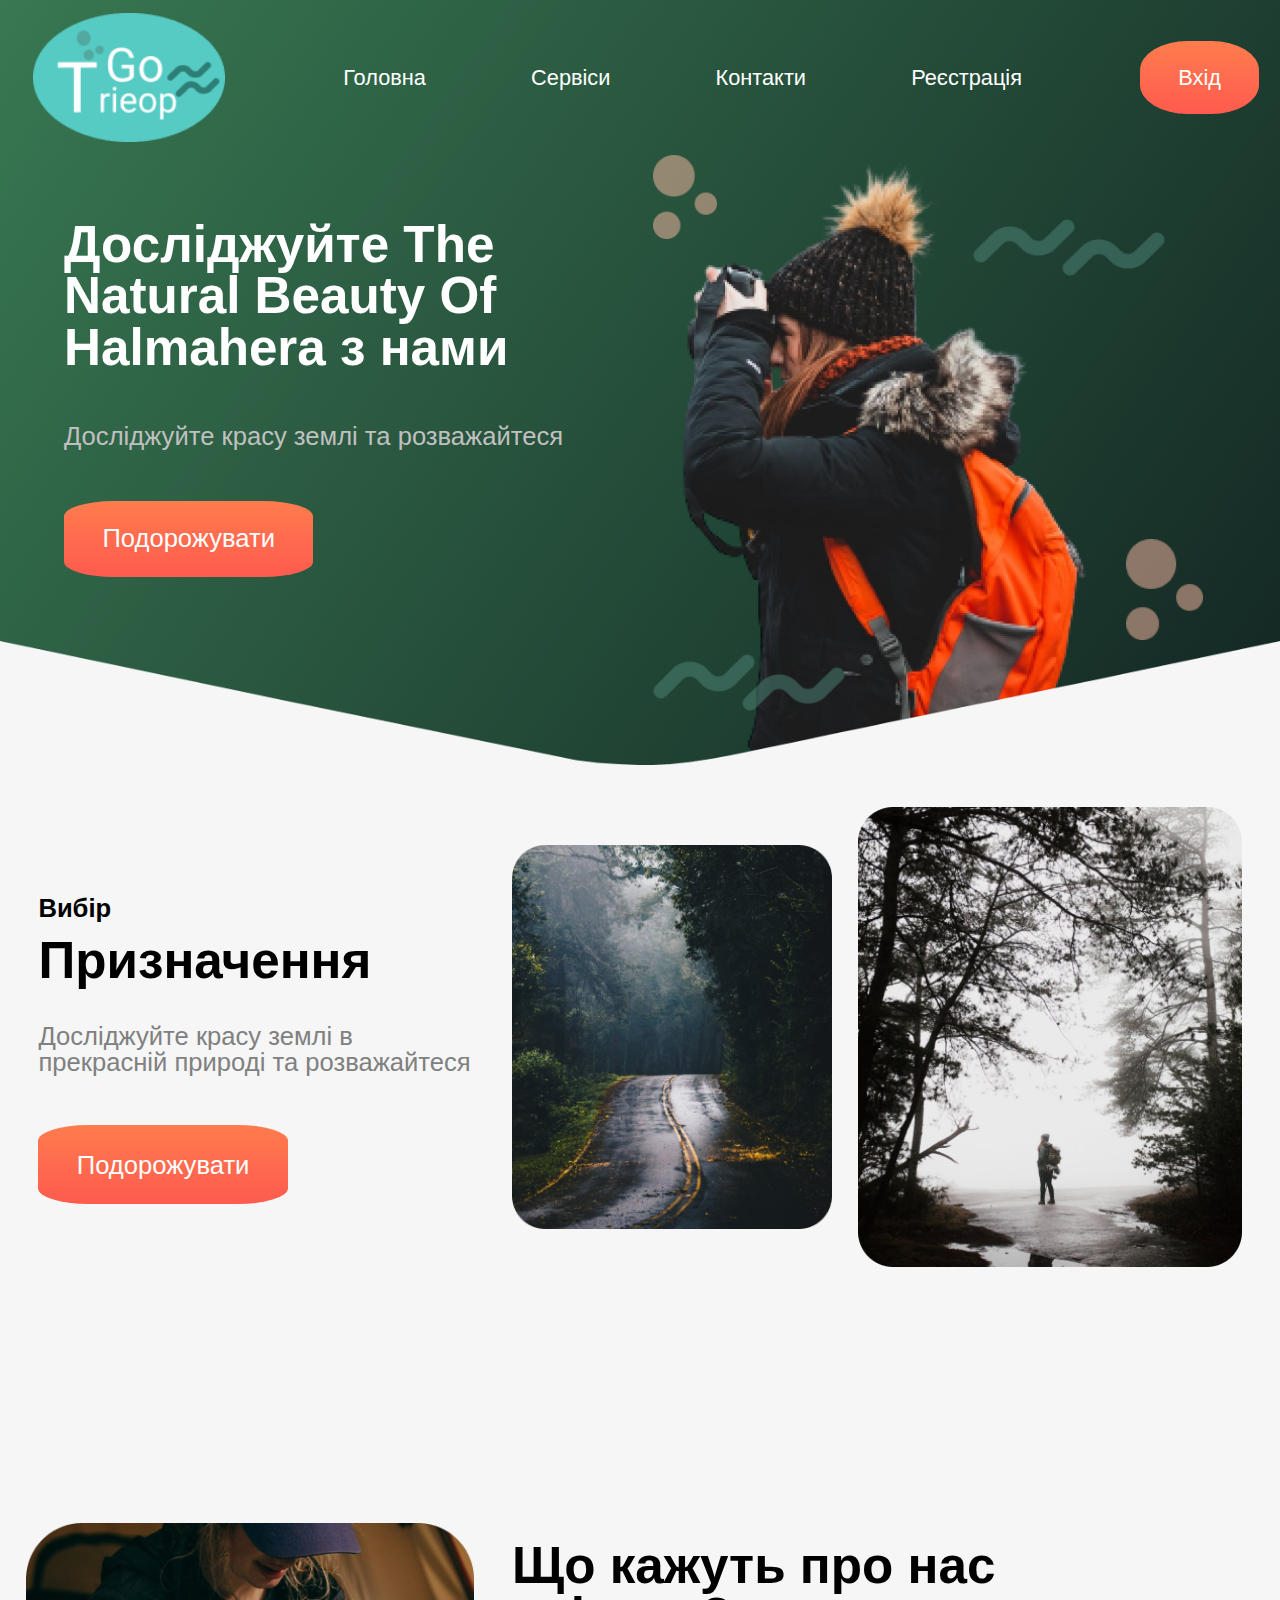
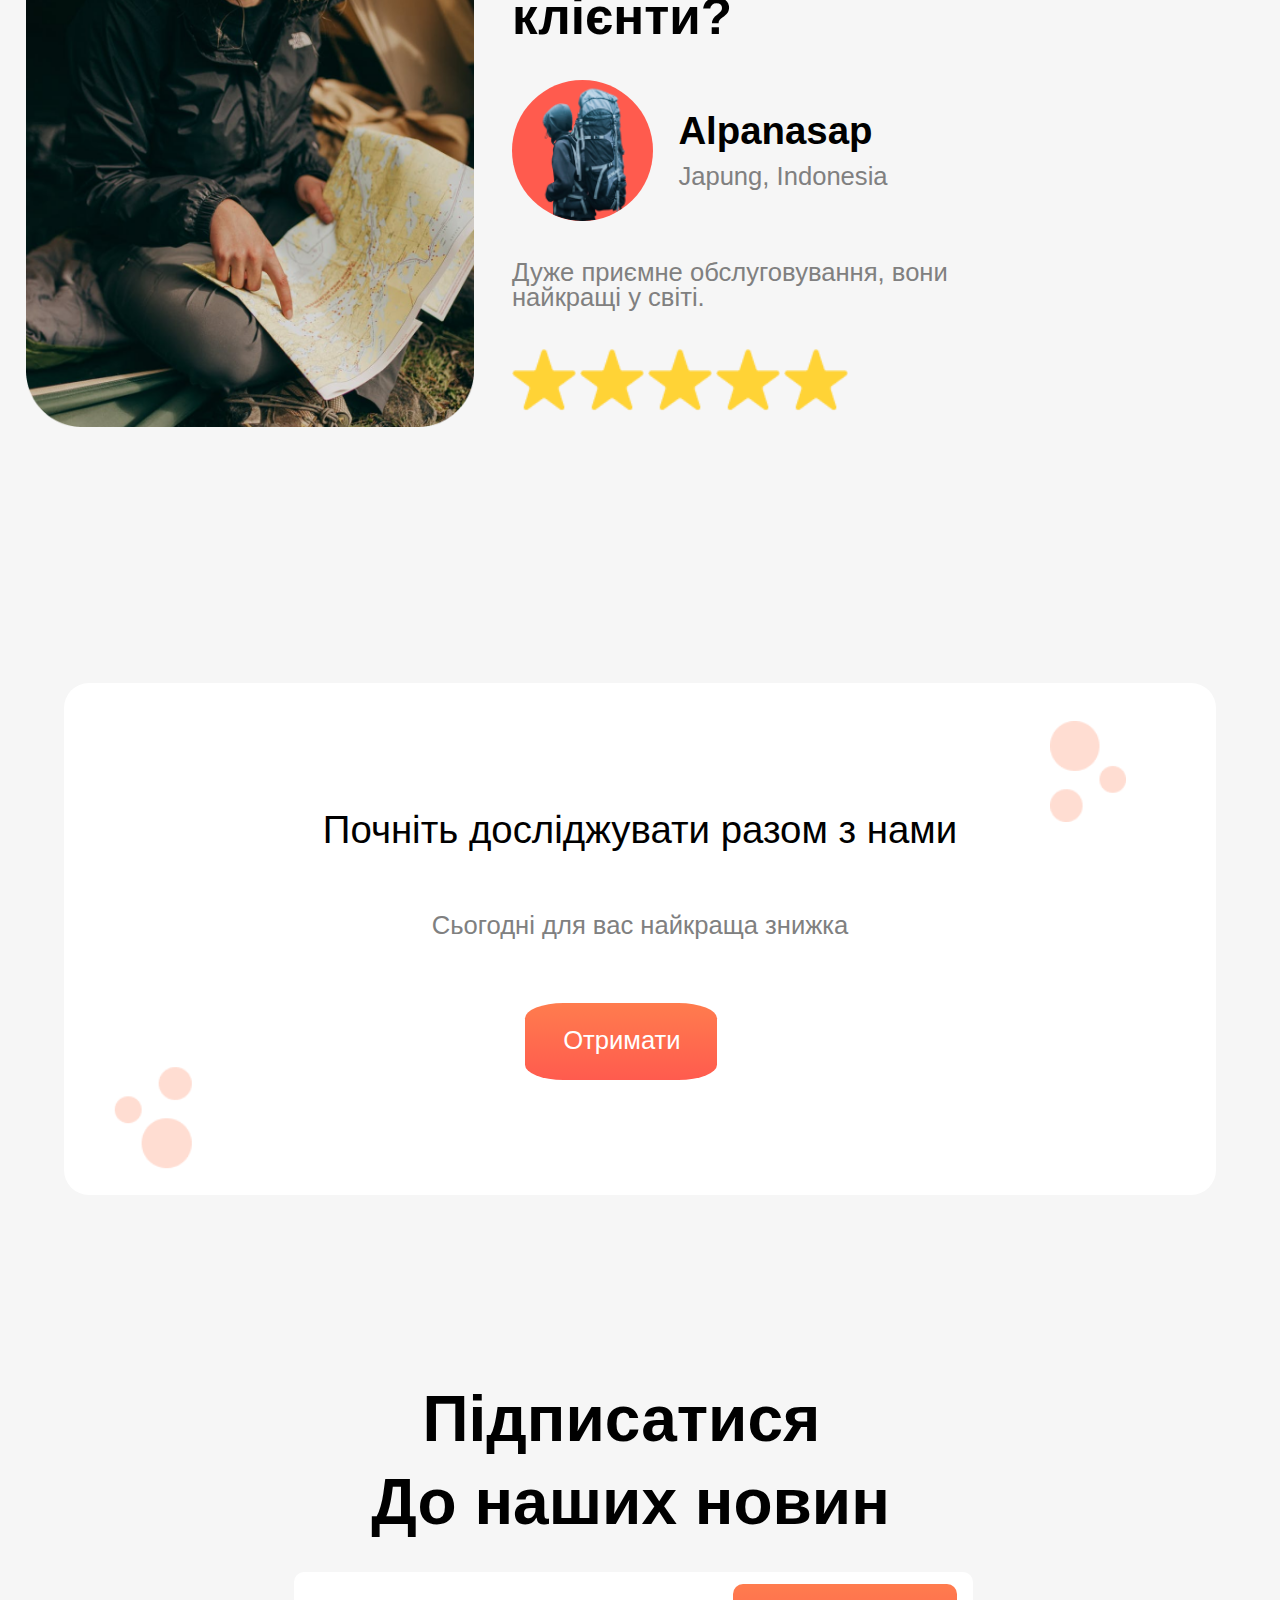
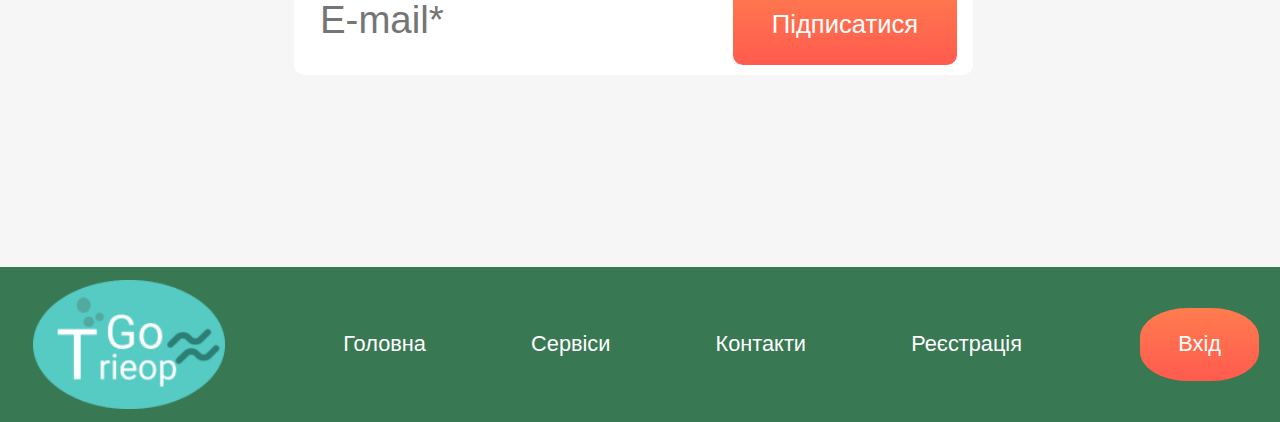
<file: index.html>
<!DOCTYPE html>
<html lang="ru">

<head>
	<meta charset="UTF-8">
	<meta name="viewport" content="width=device-width, initial-scale=1.0">
	<link rel="stylesheet" href="./css/mainPage.css">
	<title>Головна сторінка</title>
</head>

<body>
	<header>
		<img src="./img/icon.png">
		<a href="./index.html">Головна</a>
		<a href="./services.html">Сервіси</a>
		<a href="./contact-us.html">Контакти</a>
		<a href="./registration.html">Реєстрація</a>
		<a href="./login.html">Вхід</a>
	</header>

	<div id="top">
		<div>
			<h1>Досліджуйте The Natural Beauty Of Halmahera з нами </h1>
			<p>Досліджуйте красу землі та розважайтеся</p>
			<a href="./services.html">Подорожувати</a>
		</div>
		<div>
			<img src="./img/traveler_1.png">
			<img src="./img/bubbles.png">
			<img src="./img/bubbles.png">
			<img src="./img/wave.png">
			<img src="./img/wave.png">
			<img src="./img/wave.png">
			<img src="./img/wave.png">
		</div>
	</div>
	<img id="bottom" src="./img/bottom.png">

	<div id="middle">
		<div>
			<div>
				<h3>Вибір</h3>
				<h2>Призначення</h2>
				<p>Досліджуйте красу землі в прекрасній природі та розважайтеся</p>
				<a href="./services.html">Подорожувати</a>
			</div>
			<img src="./img/forestRoad.png">
			<img src="./img/foggyPath.png">
		</div>

		<div>
			<img src="./img/map.png">
			<div>
				<h2>Що кажуть про нас клієнти?</h2>
				<div>
					<img src="./img/traveler_2.png">
					<div>
						<h3>Alpanasap</h3>
						<h4>Japung, Indonesia</h4>
					</div>
				</div>
				<p>Дуже приємне обслуговування, вони найкращі у світі.</p>
				<img src="./img/star.png">
				<img src="./img/star.png">
				<img src="./img/star.png">
				<img src="./img/star.png">
				<img src="./img/star.png">
			</div>
		</div>

		<div>
			<img src="./img/bubbles.png">
			<img src="./img/bubbles.png">
			<h2>Почніть досліджувати разом з нами</h2>
			<p>Сьогодні для вас найкраща знижка</p>
			<a href="./services.html">Отримати</a>
		</div>

		<div>
			<h2>
				<div>Підписатися</div> До наших новин
			</h2>
			<form action="#" method="post">
				<input required placeholder="E-mail*" type="email" name="email" maxlength="32">
				<button type="submit" name="button">Підписатися</button>
			</form>
		</div>

		<footer>
			<img src="./img/icon.png">
			<a href="./index.html">Головна</a>
			<a href="./services.html">Сервіси</a>
			<a href="./contact-us.html">Контакти</a>
			<a href="./registration.html">Реєстрація</a>
			<a href="./login.html">Вхід</a>
		</footer>
	</div>

	<script src="./js/userData.js"></script>
	<script src="./js/loginedHandler.js"></script>
	<script src="./js/newsSubsription.js"></script>
</body>

</html>
</file>
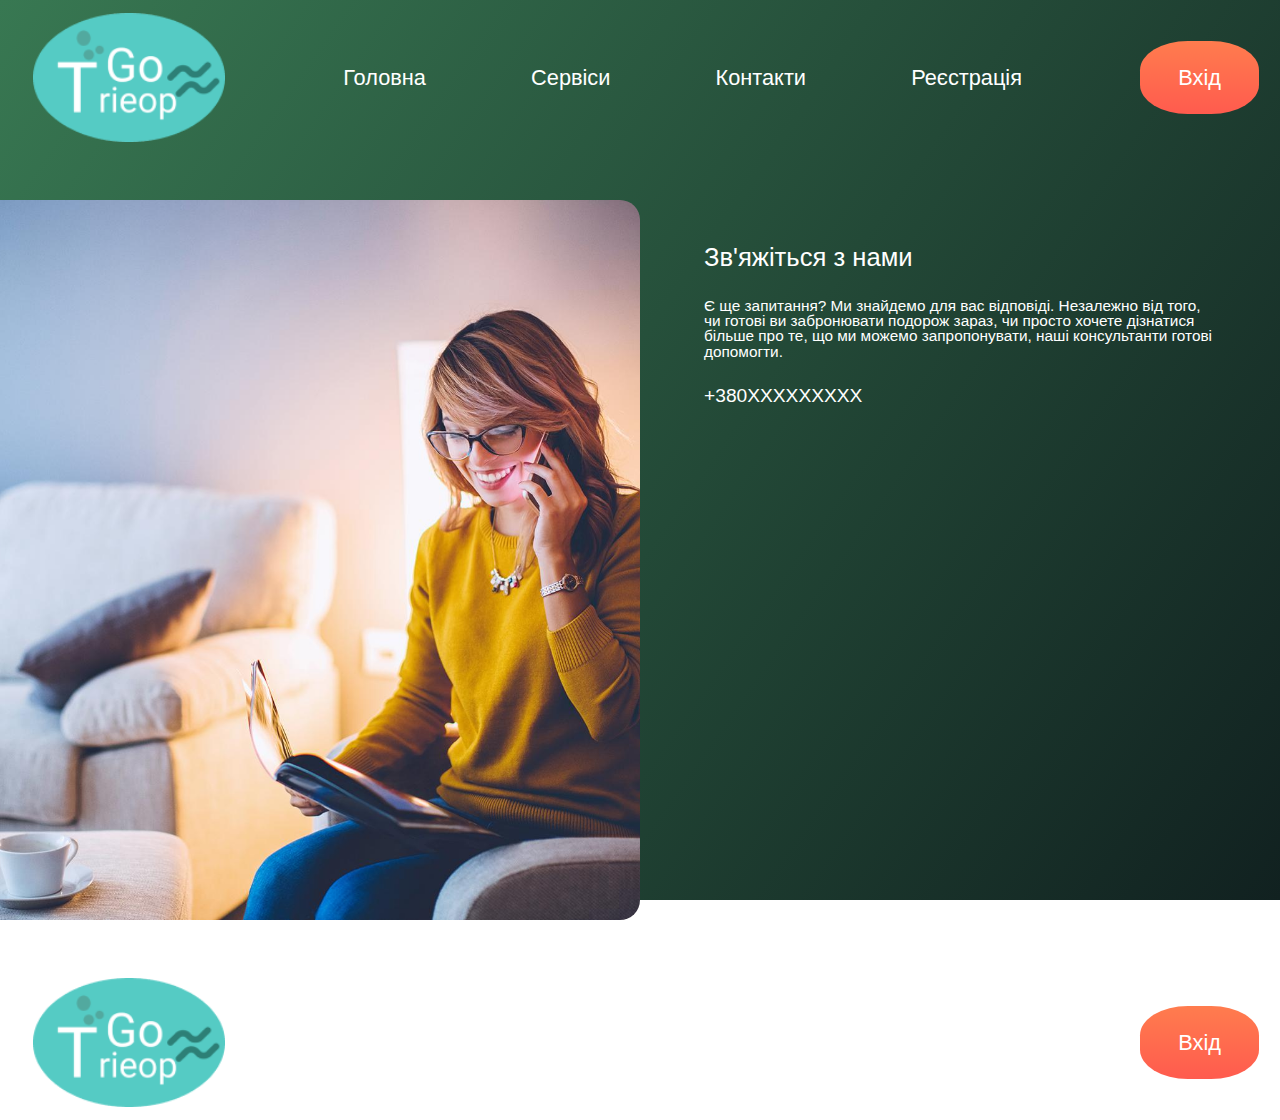
<file: contact-us.html>
<!DOCTYPE html>
<html lang="ru">

<head>
	<meta charset="UTF-8">
	<meta name="viewport" content="width=device-width, initial-scale=1.0">
	<link rel="stylesheet" href="./css/contact.css">
	<title>Контакти</title>
</head>

<body>
	<header>
		<img src="./img/icon.png">
		<a href="./index.html">Головна</a>
		<a href="./services.html">Сервіси</a>
		<a href="./contact-us.html">Контакти</a>
		<a href="./registration.html">Реєстрація</a>
		<a href="./login.html">Вхід</a>
	</header>

	<div class="contact">
		<div class="contact__first-part"><img src="./img/contact/contact-us.jpg" alt="contact-us"></div>
		<div class="contact__secont-part">
			<h2 class="contact__header">Зв'яжіться з нами</h2>
			<p class="contact__description">
				Є ще запитання? Ми знайдемо для вас відповіді. Незалежно від того, чи готові ви забронювати подорож
				зараз, чи просто хочете дізнатися більше про те, що ми можемо запропонувати, наші консультанти готові
				допомогти.
			</p>
			<h3 class="contact__number">+380XXXXXXXXX</h3>
		</div>
	</div>

	<footer>
		<img src="./img/icon.png">
		<a href="./index.html">Головна</a>
		<a href="./services.html">Сервіси</a>
		<a href="./contact-us.html">Контакти</a>
		<a href="./registration.html">Реєстрація</a>
		<a href="./login.html">Вхід</a>
	</footer>
	<script src="./js/loginedHandler.js"></script>
	<script src="./js/userData.js"></script>
</body>

</html>
</file>
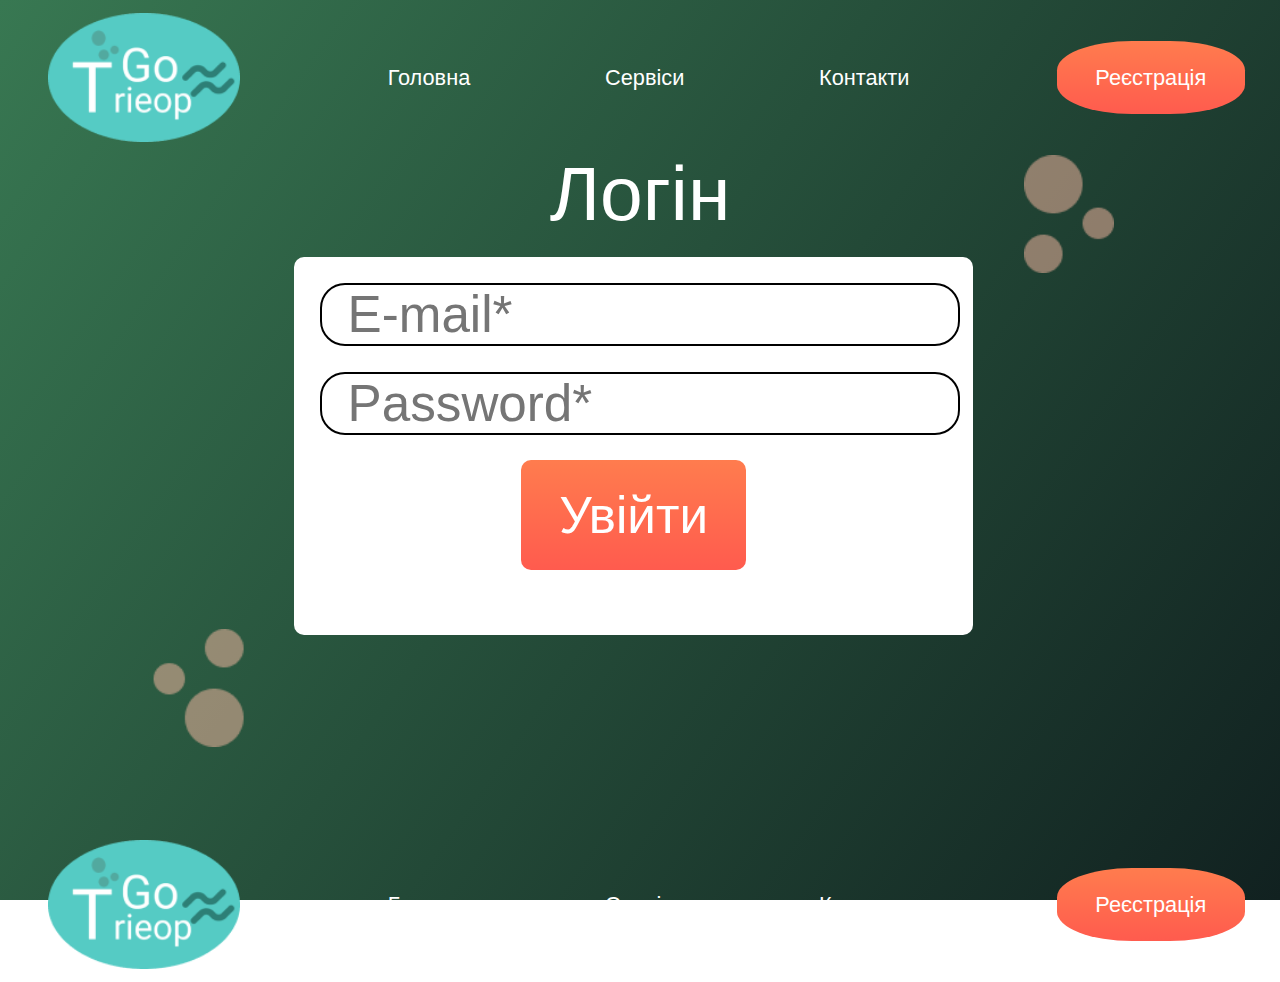
<file: login.html>
<html lang="en">

<head>
    <meta charset="UTF-8">
    <meta http-equiv="X-UA-Compatible" content="IE=edge">
    <meta name="viewport" content="width=device-width, initial-scale=1.0">
    <link rel="stylesheet" href="./css/registrationAndLogin.css">
    <title>Логін</title>
</head>

<body>
    <header>
        <img src="./img/icon.png">
        <a href="./index.html">Головна</a>
        <a href="./services.html">Сервіси</a>
        <a href="./contact-us.html">Контакти</a>
        <a href="./registration.html">Реєстрація</a>
    </header>

    <img src="./img/bubbles.png">
    <img src="./img/bubbles.png">
    <h1>Логін</h1>
    <form action="#" method="post">
        <input required placeholder="E-mail*" type="email" name="userEmail" maxlength="32">
        <input required placeholder="Password*" type="password" name="userPassword" maxlength="32">
        <button>Увійти</button>
    </form>

    <footer>
        <img src="./img/icon.png">
        <a href="./index.html">Головна</a>
        <a href="./services.html">Сервіси</a>
        <a href="./contact-us.html">Контакти</a>
        <a href="./registration.html">Реєстрація</a>
    </footer>

    <script src="./js/userData.js"></script>
    <script src="./js/login.js"></script>
</body>

</html>
</file>
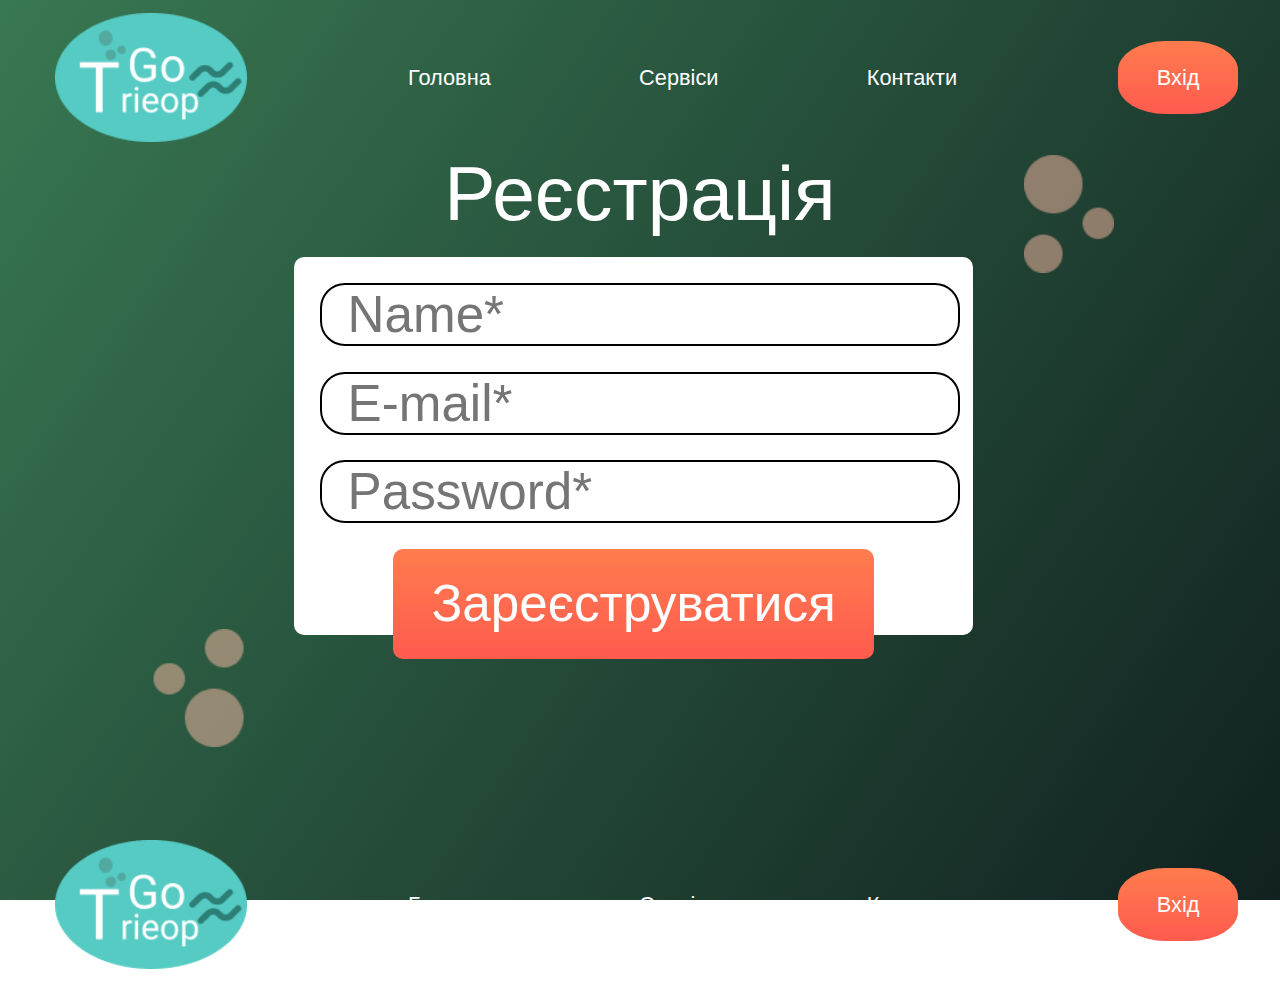
<file: registration.html>
<html lang="en">

<head>
    <meta charset="UTF-8">
    <meta http-equiv="X-UA-Compatible" content="IE=edge">
    <meta name="viewport" content="width=device-width, initial-scale=1.0">
    <link rel="stylesheet" href="./css/registrationAndLogin.css">
    <title>Реєстрація</title>
</head>

<body>
    <header>
        <img src="./img/icon.png">
        <a href="./index.html">Головна</a>
        <a href="./services.html">Сервіси</a>
        <a href="./contact-us.html">Контакти</a>
        <a href="./login.html">Вхід</a>
    </header>

    <img src="./img/bubbles.png">
    <img src="./img/bubbles.png">
    <h1>Реєстрація</h1>
    <form action="#" method="post">
        <input required placeholder="Name*" type="text" name="userName" maxlength="16">
        <input required placeholder="E-mail*" type="email" name="userEmail" maxlength="32">
        <input required placeholder="Password*" type="password" name="userPassword" maxlength="32">
        <button type="submit">Зареєструватися</button>
    </form>

    <footer>
        <img src="./img/icon.png">
        <a href="./index.html">Головна</a>
        <a href="./services.html">Сервіси</a>
        <a href="./contact-us.html">Контакти</a>
        <a href="./login.html">Вхід</a>
    </footer>

    <script src="./js/userData.js"></script>
    <script src="./js/register.js"></script>
</body>

</html>
</file>
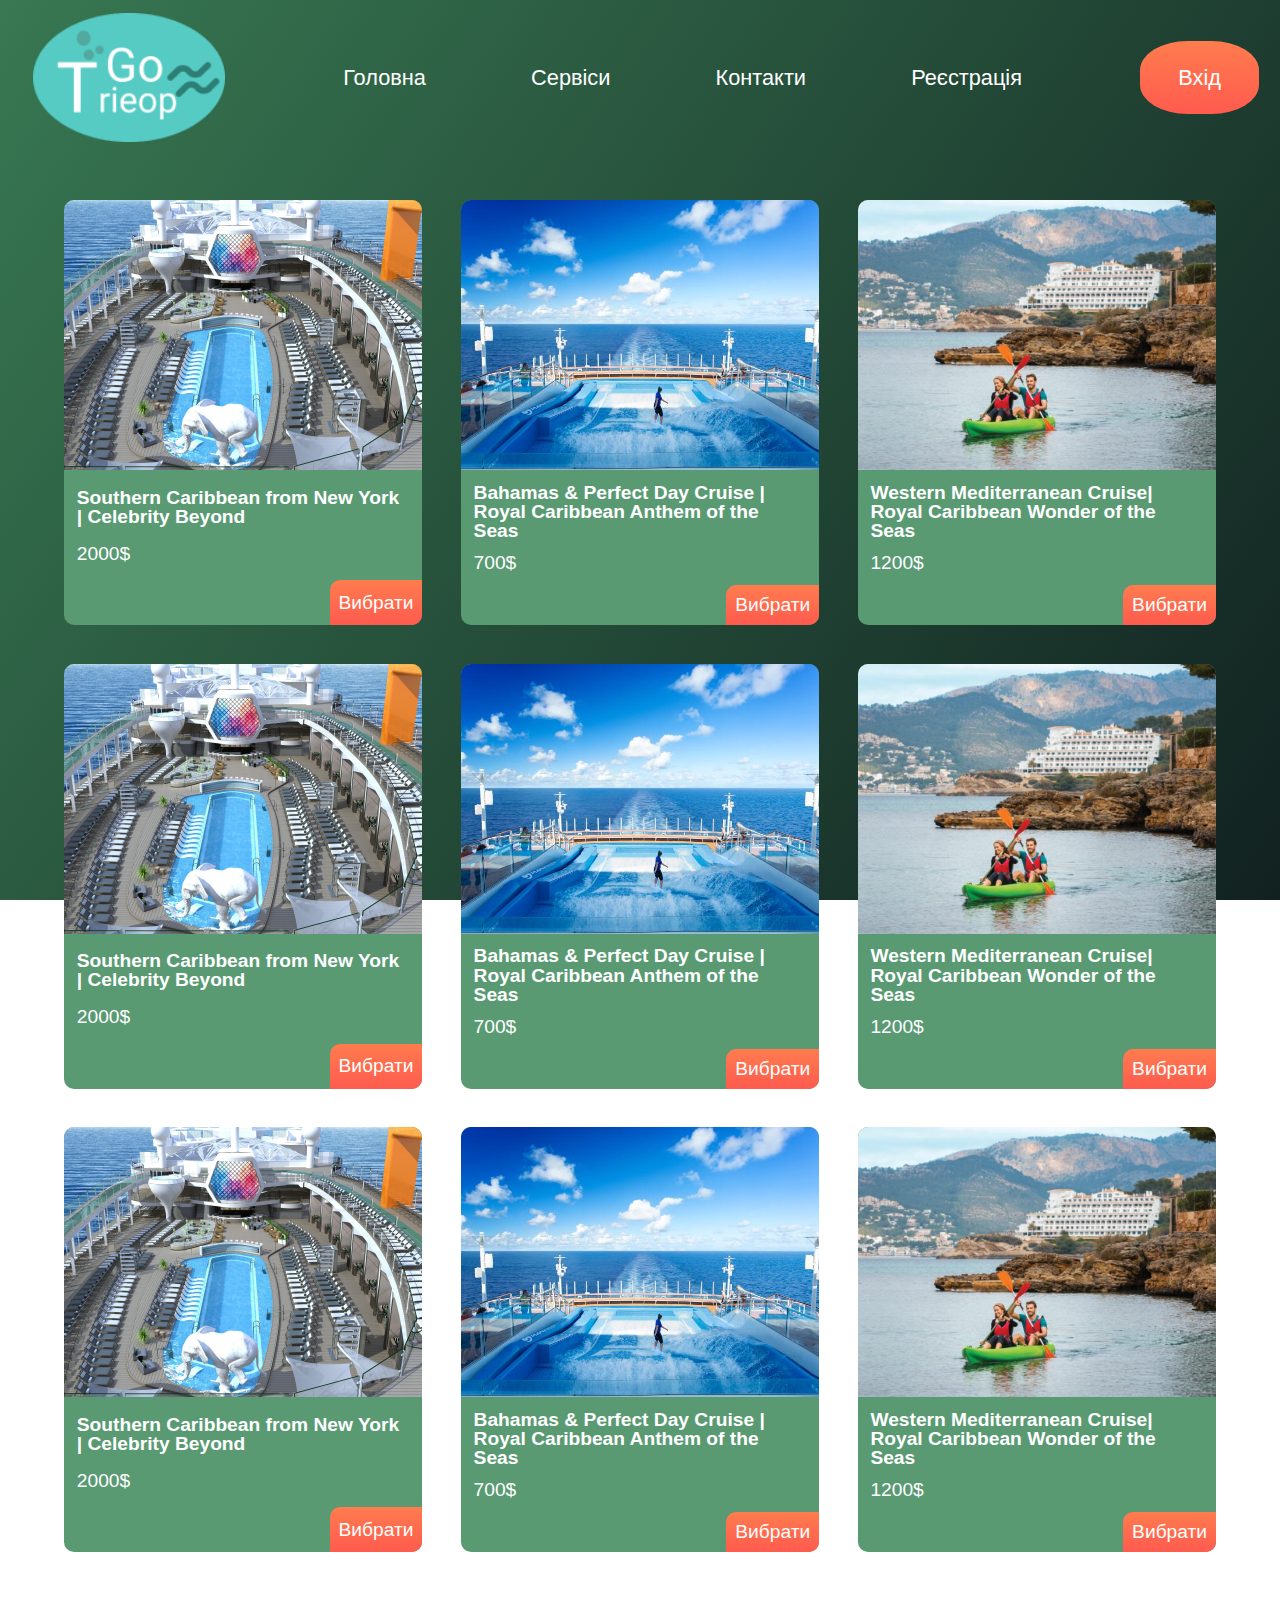
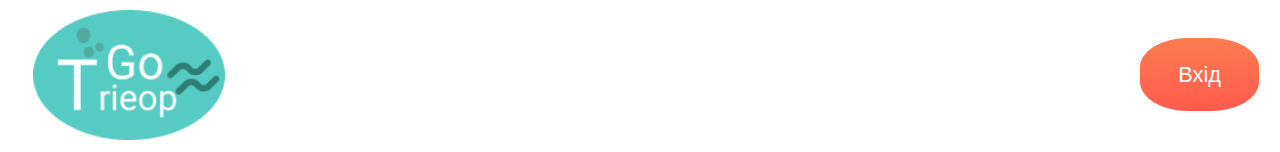
<file: services.html>
<!DOCTYPE html>
<html lang="ru">

<head>
	<meta charset="UTF-8">
	<meta name="viewport" content="width=device-width, initial-scale=1.0">
	<link rel="stylesheet" href="./css/services.css">
	<title>Сервіси</title>
</head>

<body>
	<header>
		<img src="./img/icon.png">
		<a href="./index.html">Головна</a>
		<a href="./services.html">Сервіси</a>
		<a href="./contact-us.html">Контакти</a>
		<a href="./registration.html">Реєстрація</a>
		<a href="./login.html">Вхід</a>
	</header>

	<ul class="services">
		<li class="services__item service">
			<div class="service__image-container"><img src="./img/services/service-1.jpg" alt="service-image"></div>
			<h3 class="service__header">Southern Caribbean from New York | Celebrity Beyond</h3>
			<h4 class="service__price">2000$</h4>
			<button class="service__button">Вибрати</button>
		</li>
		<li class="services__item service">
			<div class="service__image-container"><img src="./img/services/service-2.jpg" alt="service-image"></div>
			<h3 class="service__header">Bahamas & Perfect Day Cruise | Royal Caribbean Anthem of the Seas</h3>
			<h4 class="service__price">700$</h4>
			<button class="service__button">Вибрати</button>
		</li>
		<li class="services__item service">
			<div class="service__image-container"><img src="./img/services/service-3.jpg" alt="service-image"></div>
			<h3 class="service__header">Western Mediterranean Cruise| Royal Caribbean Wonder of the Seas</h3>
			<h4 class="service__price">1200$</h4>
			<button class="service__button">Вибрати</button>
		</li>
		<li class="services__item service">
			<div class="service__image-container"><img src="./img/services/service-1.jpg" alt="service-image"></div>
			<h3 class="service__header">Southern Caribbean from New York | Celebrity Beyond</h3>
			<h4 class="service__price">2000$</h4>
			<button class="service__button">Вибрати</button>
		</li>
		<li class="services__item service">
			<div class="service__image-container"><img src="./img/services/service-2.jpg" alt="service-image"></div>
			<h3 class="service__header">Bahamas & Perfect Day Cruise | Royal Caribbean Anthem of the Seas</h3>
			<h4 class="service__price">700$</h4>
			<button class="service__button">Вибрати</button>
		</li>
		<li class="services__item service">
			<div class="service__image-container"><img src="./img/services/service-3.jpg" alt="service-image"></div>
			<h3 class="service__header">Western Mediterranean Cruise| Royal Caribbean Wonder of the Seas</h3>
			<h4 class="service__price">1200$</h4>
			<button class="service__button">Вибрати</button>
		</li>
		<li class="services__item service">
			<div class="service__image-container"><img src="./img/services/service-1.jpg" alt="service-image"></div>
			<h3 class="service__header">Southern Caribbean from New York | Celebrity Beyond</h3>
			<h4 class="service__price">2000$</h4>
			<button class="service__button">Вибрати</button>
		</li>
		<li class="services__item service">
			<div class="service__image-container"><img src="./img/services/service-2.jpg" alt="service-image"></div>
			<h3 class="service__header">Bahamas & Perfect Day Cruise | Royal Caribbean Anthem of the Seas</h3>
			<h4 class="service__price">700$</h4>
			<button class="service__button">Вибрати</button>
		</li>
		<li class="services__item service">
			<div class="service__image-container"><img src="./img/services/service-3.jpg" alt="service-image"></div>
			<h3 class="service__header">Western Mediterranean Cruise| Royal Caribbean Wonder of the Seas</h3>
			<h4 class="service__price">1200$</h4>
			<button class="service__button">Вибрати</button>
		</li>
	</ul>

	<footer>
		<img src="./img/icon.png">
		<a href="./index.html">Головна</a>
		<a href="./services.html">Сервіси</a>
		<a href="./contact-us.html">Контакти</a>
		<a href="./registration.html">Реєстрація</a>
		<a href="./login.html">Вхід</a>
	</footer>

	<script src="./js/loginedHandler.js"></script>
	<script src="./js/userData.js"></script>
	<script src="./js/services.js"></script>
	</div>
</body>

</html>
</file>
<file: css/mainPage.css>
/*Обнуление*/
*{
	padding: 0;
	margin: 0;
	border: 0;
}
*,*:before,*:after{
	-moz-box-sizing: border-box;
	-webkit-box-sizing: border-box;
	box-sizing: border-box;
}
:focus,:active{outline: none;}
a:focus,a:active{outline: none;}

nav,footer,header,aside{display: block;}

html,body{
	height: 100%;
	width: 100%;
	font-size: 100%;
	line-height: 1;
	font-size: 14px;
	-ms-text-size-adjust: 100%;
	-moz-text-size-adjust: 100%;
	-webkit-text-size-adjust: 100%;
}
input,button,textarea{font-family:inherit;}

input::-ms-clear{display: none;}
button{cursor: pointer;}
button::-moz-focus-inner {padding:0;border:0;}
a, a:visited{text-decoration: none;}
a:hover{text-decoration: none;}
ul li{list-style: none;}
img{vertical-align: top;}

h1,h2,h3,h4,h5,h6{font-size:inherit;font-weight: 400;}
/*--------------------*/

@font-face {
	font-family: "Poppins";
	font-style: normal;
	font-weight: normal;
	src: url("../fonts/Poppins-Regular.ttf") format("truetype");
}

body {
	font-family: Arial, Helvetica, sans-serif;
	background: linear-gradient(125deg, #387852, #112120);
	background-attachment: fixed;
}

body > * {
	position: relative;
	z-index: 1;
}

header {
	display: grid;
	grid-auto-flow: column;
	align-items: center;
	justify-content: space-around;
	width: 100%;
	column-gap: 5vw;
}

header > img {
	margin: 1vw;
	width: 15vw;
}

header > a {
	color: white;
	font-size: 1.7vw;
}

header > a:hover {
	border-bottom: 2px solid white;
}

header > a:active {
	color: silver;
	border-bottom: 2px solid silver;
}

header > a:last-child {
	padding: 2vw 3vw;
	background: linear-gradient(#FF7C4E, #FF5B4E);
	border-radius: 40%;
	margin-left: 1vw;
}

header > a:last-child:active {
	background: linear-gradient(#d46339, #c7372d);
	color: silver;
}

#top {
	display: flex;
	flex-flow: row nowrap;
}

#top > div:first-child {
	display: flex;
	flex-flow: column nowrap;
	width: 45vw;
	margin: 5vw 1vw 0 5vw;
	color: white;
	align-items: flex-start;
}

#top > div:first-child > h1 {
	font-size: 4vw;
	font-weight: 600;
}

#top > div:first-child > p {
	font-size: 2vw;
	font-weight: 100;
	margin-top: 4vw;
	color:silver;
}

#top > div:first-child > a {
	color: white;
	padding: 2vw 3vw;
	background: linear-gradient(#FF7C4E, #FF5B4E);
	border-radius: 20%;
	font-size: 2vw;
	display: block;
	margin-top: 4vw;
}

#top > div:first-child > a:hover {
	border-bottom: 2px solid white;
}

#top > div:first-child > a:active {
	color: silver;
	border-bottom: 2px solid silver;
	background: linear-gradient(#d46339, #c7372d);
}

#top > div:nth-child(2) > img {
	position: absolute;
	z-index: 0;
}

#top > div:nth-child(2) > img:first-child {
	width: 35vw;
}

#top > div:nth-child(2) > img:nth-child(2) {
	width: 5vw;
}

#top > div:nth-child(2) > img:nth-child(3) {
	width: 6vw;
	margin: 30vw 37vw;
}

#top > div:nth-child(2) > img:nth-child(4) {
	width: 8vw;
	margin: 5vw 25vw;
}

#top > div:nth-child(2) > img:nth-child(5) {
	width: 8vw;
	margin: 6vw 32vw;
}

#top > div:nth-child(2) > img:nth-child(6) {
	width: 8vw;
	margin: 40vw 7vw;
}

#top > div:nth-child(2) > img:last-child {
	width: 8vw;
	margin: 39vw 0;
}
 
#bottom {
	margin-top: 5vw;
	width: 100%;
}

#middle {
	background-color: #F6F6F6;
}

#middle > div:first-child {
	display: flex;
	flex-flow: row nowrap;
	justify-content: center;
	align-items: center;
}

#middle > div:first-child > div:first-child {
	width: 35vw;
}

#middle > div:first-child > div:first-child > h3 {
	font-size: 2vw;
	font-weight: 600;
	margin-bottom: 1vw;
}

#middle > div:first-child > div:first-child > h2 {
	font-size: 4vw;
	font-weight: 600;
	margin-bottom: 3vw;
}

#middle > div:first-child > div:first-child > p {
	font-size: 2vw;
	font-weight: 100;
	color:gray;
	margin-bottom: 6vw;
}

#middle > div:first-child > div:first-child > a {
	color: white;
	padding: 2vw 3vw;
	background: linear-gradient(#FF7C4E, #FF5B4E);
	border-radius: 20%;
	font-size: 2vw;
}

#middle > div:first-child > div:first-child > a:hover {
	border-bottom: 2px solid gray;
}

#middle > div:first-child > div:first-child > a:active {
	color: dimgray;
	border-bottom: 2px solid dimgray;
	background: linear-gradient(#d46339, #c7372d);
}

#middle > div:first-child > img:nth-child(2) {
	width: 25vw;	
	margin-left: 2vw;
}

#middle > div:first-child > img:nth-child(3) {
	width: 30vw;
	margin-left: 2vw;
}

#middle > div:nth-child(2) {
	display: flex;
	flex-flow: row nowrap;
	align-items: center;
	margin: 20vw 2vw;
}

#middle > div:nth-child(2) > img {
	width: 35vw;
}

#middle > div:nth-child(2) > div {
	width: 40vw;	
	margin-left: 3vw;
}

#middle > div:nth-child(2) > div > h2 {
	font-size: 4vw;
	font-weight: 600;
	margin-bottom: 3vw;
}

#middle > div:nth-child(2) > div > div {
	display: flex;
	flex-flow: row nowrap;
	justify-content: flex-start;
	align-items: center;
}

#middle > div:nth-child(2) > div > div > img {
	width: 11vw;
	background-color: #FF5B4E;
	border-radius: 100%;
}

#middle > div:nth-child(2) > div > div > div {
	margin-left: 2vw;
}

#middle > div:nth-child(2) > div > div > div > h3 {
	font-size: 3vw;
	font-weight: 600;
}

#middle > div:nth-child(2) > div > div > div > h4 {
	font-size: 2vw;
	font-weight: 200;
	margin-top: 1vw;
	color: gray;
}

#middle > div:nth-child(2) > div > p {	
	font-size: 2vw;
	font-weight: 200;
	margin: 3vw 0 3vw 0;
	color:gray;
}

#middle > div:nth-child(2) > div > img {
	width: 5vw;
}

#middle > div:nth-child(3) {
	background-color: white;
	width: 90%;
	height: 40vw;
	margin: 5%;
	border-radius: 25px;
}

#middle > div:nth-child(3) > img:first-child {
	position:absolute;
	margin: 3vw 3vw 0 77vw;
	width: 6vw;
}

#middle > div:nth-child(3) > img:nth-child(2) {
	position:absolute;
	margin: 30vw 0 0 4vw;
	width: 6vw;
	transform: rotate(180deg);
}

#middle > div:nth-child(3) > h2 {
	text-align: center;
	padding-top: 10vw;
	font-size: 3vw;
}

#middle > div:nth-child(3) > p {
	font-size: 2vw;
	margin-top: 5vw;
	text-align: center;
	color: gray;
}

#middle > div:nth-child(3) > a {
	font-size: 2vw;
	margin: 5vw 0 0 36vw;
	color: white;
	padding: 2vw 3vw;
	background: linear-gradient(#FF7C4E, #FF5B4E);
	border-radius: 20%;
	display: block;
	width: 15vw;
}

#middle > div:nth-child(3) > a:hover {
	border-bottom: 2px solid white;
}

#middle > div:nth-child(3) > a:active {
	color: gray;
	border-bottom: 2px solid gray;
	background: linear-gradient(#d46339, #c7372d);
}

#middle > div:nth-child(4) {
	margin: 15vw auto;
}

#middle > div:nth-child(4) > h2 {
	font-size: 5vw;
	font-weight: 600;
	margin: 0 0 3vw 29vw;
	width: 50vw;
}

#middle > div:nth-child(4) > h2 > div {
	margin: 0 0 1.5vw 4vw;
}

#middle > div:nth-child(4) > form {
	background-color: white;
	display: block;
	width: 53vw;
	height: 8vw;
	border-radius: 10px;
	margin: 2vw 0 15vw 23vw;
}

#middle > div:nth-child(4) > form > input {
	font-size: 3vw;
	margin: 2vw 0 0 2vw;
	width: 32vw;
}

#middle > div:nth-child(4) > form > button {
	font-size: 2vw;
	color: white;
	padding: 2vw 3vw;
	background: linear-gradient(#FF7C4E, #FF5B4E);
	border-radius: 10px;
}

#middle > div:nth-child(4) > form > button:hover {
	border-bottom: 2px solid gray;
}

#middle > div:nth-child(4) > form > button:active {
	background: linear-gradient(#d46339, #c7372d);
	color: gray;
}

footer {
	display: grid;
	grid-auto-flow: column;
	align-items: center;
	justify-content: space-around;
	width: 100%;
	column-gap: 5vw;
	background-color:#387852;
}

footer > img {
	margin: 1vw;
	width: 15vw;
}

footer > a {
	color: white;
	font-size: 1.7vw;
}

footer > a:hover {
	border-bottom: 2px solid gray;
}

footer > a:active {
	color: dimgray;
	border-bottom: 2px solid dimgray;
}

footer > a:last-child {
	padding: 2vw 3vw;
	background: linear-gradient(#FF7C4E, #FF5B4E);
	border-radius: 40%;
	margin-left: 1vw;
	color: white;
}

footer > a:last-child:active {
	background: linear-gradient(#d46339, #c7372d);
	color: gray;
}
</file>
<file: css/contact.css>
/*Обнуление*/
*{
	padding: 0;
	margin: 0;
	border: 0;
}
*,*:before,*:after{
	-moz-box-sizing: border-box;
	-webkit-box-sizing: border-box;
	box-sizing: border-box;
}
:focus,:active{outline: none;}
a:focus,a:active{outline: none;}

nav,footer,header,aside{display: block;}

html,body{
	height: 100%;
	width: 100%;
	font-size: 100%;
	line-height: 1;
	font-size: 14px;
	-ms-text-size-adjust: 100%;
	-moz-text-size-adjust: 100%;
	-webkit-text-size-adjust: 100%;
}
input,button,textarea{font-family:inherit;}

input::-ms-clear{display: none;}
button{cursor: pointer;}
button::-moz-focus-inner {padding:0;border:0;}
a, a:visited{text-decoration: none;}
a:hover{text-decoration: none;}
ul li{list-style: none;}
img{vertical-align: top;}

h1,h2,h3,h4,h5,h6{font-size:inherit;font-weight: 400;}
/*--------------------*/

@font-face {
	font-family: "Poppins";
	font-style: normal;
	font-weight: normal;
	src: url("../fonts/Poppins-Regular.ttf") format("truetype");
}

body {
	font-family: Arial, Helvetica, sans-serif;
	background: linear-gradient(125deg, #387852, #112120);
	background-attachment: fixed;
}

/* body > * {
	position: relative;
	z-index: 1;
} */

header {
	display: grid;
	grid-auto-flow: column;
	align-items: center;
	justify-content: space-around;
	width: 100%;
	column-gap: 5vw;
}

header > img {
	margin: 1vw;
	width: 15vw;
}

header > a {
	color: white;
	font-size: 1.7vw;
}

header > a:hover {
	border-bottom: 2px solid white;
}

header > a:active {
	color: silver;
	border-bottom: 2px solid silver;
}

header > a:last-child {
	padding: 2vw 3vw;
	background: linear-gradient(#FF7C4E, #FF5B4E);
	border-radius: 40%;
	margin-left: 1vw;
}

header > a:last-child:active {
	background: linear-gradient(#d46339, #c7372d);
	color: silver;
}

.contact {
	display: grid;
	justify-content: center;
	grid-template-columns: repeat(2, 1fr);	
	color: white;
	margin: 5vh 0;
}

.contact__first-part > img {
	width: 100%;
	height: 80vh;
	object-fit: cover;
	border-radius: 0 20px 20px 0;
}

.contact__secont-part {
	margin: 0 5vw;
	display: grid;
	grid-auto-flow: row;
	align-content: start;
	row-gap: 3vh;
}

.contact__header {
	font-size: 2vw;
	margin-top: 5vh;
}

.contact__description {
	font-size: 1.2vw;
}

.contact__number {
	font-size: 1.5vw;
}

footer {
	display: grid;
	grid-auto-flow: column;
	align-items: center;
	justify-content: space-around;
	width: 100%;
	column-gap: 5vw;
}

footer > img {
	margin: 1vw;
	width: 15vw;
}

footer > a {
	color: white;
	font-size: 1.7vw;
}

footer > a:hover {
	border-bottom: 2px solid gray;
}

footer > a:active {
	color: dimgray;
	border-bottom: 2px solid dimgray;
}

footer > a:last-child {
	padding: 2vw 3vw;
	background: linear-gradient(#FF7C4E, #FF5B4E);
	border-radius: 40%;
	margin-left: 1vw;
	color: white;
}

footer > a:last-child:active {
	background: linear-gradient(#d46339, #c7372d);
	color: gray;
}
</file>
<file: css/registrationAndLogin.css>
/*Обнуление*/
*{
	padding: 0;
	margin: 0;
	border: 0;
}
*,*:before,*:after{
	-moz-box-sizing: border-box;
	-webkit-box-sizing: border-box;
	box-sizing: border-box;
}
:focus,:active{outline: none;}
a:focus,a:active{outline: none;}

nav,footer,header,aside{display: block;}

html,body{
	height: 100%;
	width: 100%;
	font-size: 100%;
	line-height: 1;
	font-size: 14px;
	-ms-text-size-adjust: 100%;
	-moz-text-size-adjust: 100%;
	-webkit-text-size-adjust: 100%;
}
input,button,textarea{font-family:inherit;}

input::-ms-clear{display: none;}
button{cursor: pointer;}
button::-moz-focus-inner {padding:0;border:0;}
a, a:visited{text-decoration: none;}
a:hover{text-decoration: none;}
ul li{list-style: none;}
img{vertical-align: top;}

h1,h2,h3,h4,h5,h6{font-size:inherit;font-weight: 400;}
/*--------------------*/

@font-face {
	font-family: "Poppins";
	font-style: normal;
	font-weight: normal;
	src: url("../fonts/Poppins-Regular.ttf") format("truetype");
}

body {
	font-family: Arial, Helvetica, sans-serif;
	background: linear-gradient(125deg, #387852, #112120);
	background-attachment: fixed;
}

header {
	display: grid;
	grid-auto-flow: column;
	align-items: center;
	justify-content: space-around;
	width: 100%;
	column-gap: 5vw;
}

header > img {
	margin: 1vw;
	width: 15vw;
}

header > a {
	color: white;
	font-size: 1.7vw;
}

header > a:hover {
	border-bottom: 2px solid white;
}

header > a:active {
	color: silver;
	border-bottom: 2px solid silver;
}

header > a:last-child {
	padding: 2vw 3vw;
	background: linear-gradient(#FF7C4E, #FF5B4E);
	border-radius: 40%;
	margin-left: 1vw;
}

header > a:last-child:active {
	background: linear-gradient(#d46339, #c7372d);
	color: silver;
}

img:nth-child(2) {
    margin: 0 0 0 80vw ;
    position: absolute;
    width: 7vw;
}

img:nth-child(3) {
    margin: 37vw 0 0 12vw;
    transform: rotate(180deg);
    position: absolute;
    width: 7vw;
}

h1 {
    color: white;
    text-align: center;
    font-size: 6vw;
}

form {
    background-color: white;
	display: flex;
	flex-flow: column nowrap;
	width: 53vw;
	height: 29.5vw;
	border-radius: 10px;
	margin: 2vw 0 15vw 23vw;
}

form > input {
    margin: 2vw 0 0 2vw;
    border: 2px solid black;
    width: 50vw;
    border-radius: 25px;
    font-size: 4vw;
    padding: 0 2vw;
}

form > button {
    font-size: 4vw;
    color: white;
	padding: 2vw 3vw;
	background: linear-gradient(#FF7C4E, #FF5B4E);
	border-radius: 10px;
	width: fit-content;
	display: block;
	margin: 2vw auto 0;
}

form > button:hover {
    border-bottom: 2px solid white;
}

form >button:active {
    color: silver;
	border-bottom: 2px solid silver;
	background: linear-gradient(#d46339, #c7372d);
}

footer {
	display: grid;
	grid-auto-flow: column;
	align-items: center;
	justify-content: space-around;
	width: 100%;
	column-gap: 5vw;
}

footer > img {
	margin: 1vw;
	width: 15vw;
}

footer > a {
	color: white;
	font-size: 1.7vw;
}

footer > a:hover {
	border-bottom: 2px solid white;
}

footer > a:active {
	color: silver;
	border-bottom: 2px solid silver;
}

footer > a:last-child {
	padding: 2vw 3vw;
	background: linear-gradient(#FF7C4E, #FF5B4E);
	border-radius: 40%;
	margin-left: 1vw;
}

footer > a:last-child:active {
	background: linear-gradient(#d46339, #c7372d);
	color: silver;
}
</file>
<file: css/services.css>
/*Обнуление*/
*{
	padding: 0;
	margin: 0;
	border: 0;
}
*,*:before,*:after{
	-moz-box-sizing: border-box;
	-webkit-box-sizing: border-box;
	box-sizing: border-box;
}
:focus,:active{outline: none;}
a:focus,a:active{outline: none;}

nav,footer,header,aside{display: block;}

html,body{
	height: 100%;
	width: 100%;
	font-size: 100%;
	line-height: 1;
	font-size: 14px;
	-ms-text-size-adjust: 100%;
	-moz-text-size-adjust: 100%;
	-webkit-text-size-adjust: 100%;
}
input,button,textarea{font-family:inherit;}

input::-ms-clear{display: none;}
button{cursor: pointer;}
button::-moz-focus-inner {padding:0;border:0;}
a, a:visited{text-decoration: none;}
a:hover{text-decoration: none;}
ul li{list-style: none;}
img{vertical-align: top;}

h1,h2,h3,h4,h5,h6{font-size:inherit;font-weight: 400;}
/*--------------------*/

@font-face {
	font-family: "Poppins";
	font-style: normal;
	font-weight: normal;
	src: url("../fonts/Poppins-Regular.ttf") format("truetype");
}

body {
	font-family: Arial, Helvetica, sans-serif;
	background: linear-gradient(125deg, #387852, #112120);
	background-attachment: fixed;
}

/* body > * {
	position: relative;
	z-index: 1;
} */

header {
	display: grid;
	grid-auto-flow: column;
	align-items: center;
	justify-content: space-around;
	width: 100%;
	column-gap: 5vw;
}

header > img {
	margin: 1vw;
	width: 15vw;
}

header > a {
	color: white;
	font-size: 1.7vw;
}

header > a:hover {
	border-bottom: 2px solid white;
}

header > a:active {
	color: silver;
	border-bottom: 2px solid silver;
}

header > a:last-child {
	padding: 2vw 3vw;
	background: linear-gradient(#FF7C4E, #FF5B4E);
	border-radius: 40%;
	margin-left: 1vw;
}

header > a:last-child:active {
	background: linear-gradient(#d46339, #c7372d);
	color: silver;
}

.services {
	display: grid;
	grid-template-columns: repeat(3, 1fr);
	gap: 3vw;
	margin: 5vh 5vw;
}

.services__item {
}

.service {
	width: 100%;
	color: white;
	display: grid;
	row-gap: 1vw;
	font-size: 1.5vw;
	background-color:#599a73;
	border-radius: 10px;
	overflow: hidden;
}

.service__image-container {
	width: 100%;
	height: 30vh;
}

.service__image-container > img {
	width: 100%;
	height: 100%;
	object-fit: cover;
}

.service__header {
	font-weight: 700;
	padding: 0 1vw;
}

.service__price {
	padding: 0 1vw;
}

.service__button {
	justify-self: end;
	padding: 0.7vw;
	font-size: inherit;
	background: linear-gradient(#FF7C4E, #FF5B4E);
	color: white;
	border-radius: 10px 0 0 0;
}

.service__button:hover,
.service__button:focus {
	background-color: gray;
	background: linear-gradient(#d46339, #c7372d);
}

.service__button:active {
	background-color: dimgray;
	background: linear-gradient(#ba522c, #a6261c);
}

footer {
	display: grid;
	grid-auto-flow: column;
	align-items: center;
	justify-content: space-around;
	width: 100%;
	column-gap: 5vw;
}

footer > img {
	margin: 1vw;
	width: 15vw;
}

footer > a {
	color: white;
	font-size: 1.7vw;
}

footer > a:hover {
	border-bottom: 2px solid gray;
}

footer > a:active {
	color: dimgray;
	border-bottom: 2px solid dimgray;
}

footer > a:last-child {
	padding: 2vw 3vw;
	background: linear-gradient(#FF7C4E, #FF5B4E);
	border-radius: 40%;
	margin-left: 1vw;
	color: white;
}

footer > a:last-child:active {
	background: linear-gradient(#d46339, #c7372d);
	color: gray;
}
</file>
